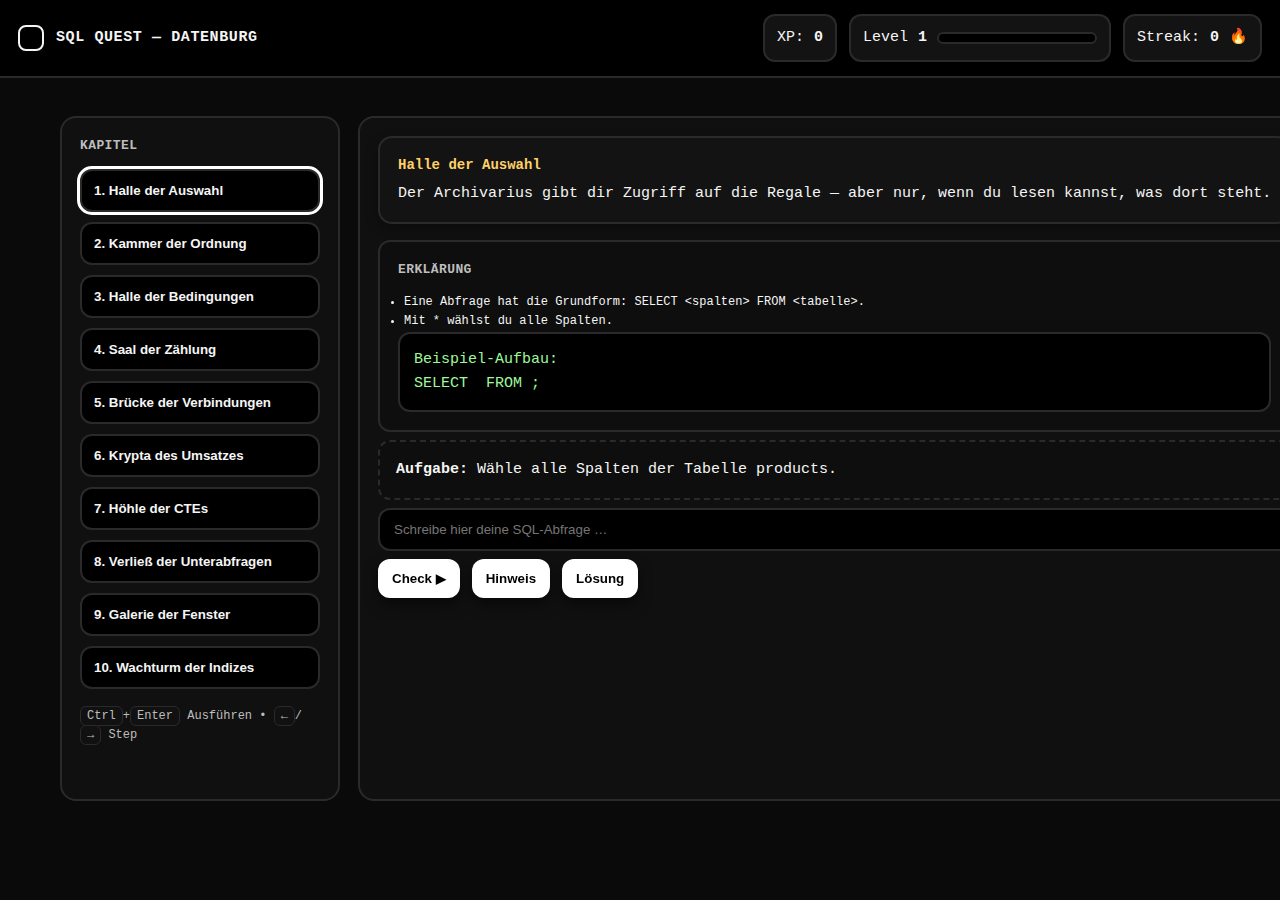
<file: lernsgl.html>
<!DOCTYPE html>
<html lang="de">
<head>
  <meta charset="UTF-8" />
  <meta name="viewport" content="width=device-width, initial-scale=1" />
  <title>SQL Quest — Datenburg Edition</title>
  <style>
    :root{
      --bg:#0a0a0a;--layer:#101010;--card:#131313;--ink:#f5f5f5;--muted:#bdbdbd;--line:#2a2a2a;--accent:#ffffff;--good:#89ff9a;--bad:#ff6b6b;--gold:#ffd166
    }
  *{box-sizing:border-box}
  html,body{height:100%}
  body{margin:0;background:var(--bg);color:var(--ink);font:15px/1.6 ui-monospace,SFMono-Regular,Menlo,Consolas,monospace}

    /* --- Top Bar --- */
  .bar{position:sticky;top:0;z-index:5;display:flex;align-items:center;justify-content:space-between;padding:14px 18px;background:#000;border-bottom:2px solid var(--line)}
  .brand{display:flex;gap:12px;align-items:center}
  .logo{width:26px;height:26px;border:2px solid var(--ink);border-radius:8px}
  .title{letter-spacing:.6px;text-transform:uppercase;font-weight:700}
  .stats{display:flex;gap:12px;align-items:center;flex-wrap:wrap}
  .chip{display:flex;align-items:center;gap:10px;border:2px solid var(--line);background:var(--card);padding:10px 12px;border-radius:12px}
  .lvlbar{position:relative;width:160px;height:12px;border:2px solid var(--line);border-radius:10px;background:#000;overflow:hidden}
  .lvlbar>div{position:absolute;inset:0 0 0 0;transform-origin:left;transform:scaleX(0);background:var(--accent)}

    /* --- Layout --- */
  .layout{display:grid;grid-template-columns:280px 1fr 320px;gap:18px;max-width:1200px;margin:18px auto;padding:20px}
  @media (max-width:1024px){.layout{grid-template-columns:1fr;padding:12px}}

    /* --- Panels --- */
  .panel{background:var(--layer);border:2px solid var(--line);border-radius:16px;padding:18px}
  h2{margin:0 0 12px 0;font-size:13px;letter-spacing:.4px;text-transform:uppercase;color:var(--muted)}
  .nav button{width:100%;text-align:left;background:#000;border:2px solid var(--line);color:var(--ink);padding:12px;border-radius:12px;margin-bottom:10px;cursor:pointer;font-weight:600}
  .nav button.active{outline:3px solid var(--accent)}

    /* --- Story --- */
  .story{background:var(--card);border:2px solid var(--line);border-radius:14px;padding:16px 18px;margin-bottom:16px;box-shadow:0 4px 12px rgba(0,0,0,0.35)}
  .story .chapter{color:var(--gold);font-weight:700;font-size:14px}
  .typewriter{overflow:hidden;white-space:nowrap;animation:tw 2.2s steps(40,end);display:block;margin-top:6px}
    @keyframes tw{from{width:0}to{width:100%}}

    /* --- Lesson --- */
  .lesson{display:grid;gap:14px}
  .teach{background:#0e0e0e;border:2px solid var(--line);border-radius:12px;padding:18px}
  .teach .small{margin:0;padding-left:6px}
  .code{background:#000;color:#9ef99a;border:2px solid var(--line);border-radius:12px;padding:14px;white-space:pre-wrap;font-family:ui-monospace,Menlo,Consolas,monospace}
  .task{background:#0e0e0e;border:2px dashed var(--line);border-radius:12px;padding:16px;margin-top:8px}
  .editor{display:flex;gap:12px;align-items:stretch;margin-top:8px}
  .editor input{flex:1;background:#000;border:2px solid var(--line);color:var(--ink);padding:12px 14px;border-radius:12px;outline:none}
  .btn{background:var(--accent);color:#000;border:none;padding:12px 14px;border-radius:12px;font-weight:800;cursor:pointer;box-shadow:0 6px 14px rgba(0,0,0,0.5)}
  .btn.ghost{background:#000;color:var(--ink);border:2px solid var(--line)}
  .btn:active{transform:translateY(1px)}
  .actions{display:flex;gap:12px;flex-wrap:wrap;margin-top:8px}
  .feedback{min-height:28px;margin-top:6px}

  /* --- Result / Output --- */
  .result{background:#080808;border:2px solid var(--line);border-radius:12px;padding:12px;margin-top:12px}
  .result table{width:100%;border-collapse:collapse;margin-top:6px}
  .result th,.result td{border-bottom:1px solid var(--line);padding:8px;text-align:left;font-family:ui-monospace,Menlo,Consolas,monospace;font-size:13px}
  .result .muted{color:var(--muted);font-size:12px}

    /* --- Schema --- */
    .schema details{border:2px solid var(--line);border-radius:12px;margin-bottom:8px}
    .schema summary{padding:8px;background:#000;cursor:pointer}
    .schema .cols{padding:8px}

    /* --- Animations & FX --- */
    .fadeIn{animation:fade .35s ease both}
    .slideUp{animation:up .35s ease both}
    @keyframes fade{from{opacity:0}to{opacity:1}}
    @keyframes up{from{opacity:0;transform:translateY(6px)}to{opacity:1;transform:none}}
    .toast{position:fixed;right:16px;bottom:16px;background:#000;border:2px solid var(--line);padding:12px 14px;border-radius:12px;display:none}
    .confetti{position:fixed;inset:0;pointer-events:none;overflow:hidden}

    /* --- Micro --- */
    .kbd{border:1px solid var(--line);padding:2px 6px;border-radius:6px;background:#111}
    .muted{color:var(--muted)}
  .small{font-size:12px}
  </style>
</head>
<body>
  <div class="bar">
    <div class="brand">
      <div class="logo"></div>
      <div class="title">SQL Quest — Datenburg</div>
    </div>
    <div class="stats">
      <div class="chip">XP: <strong id="xp">0</strong></div>
      <div class="chip">Level <strong id="lvl">1</strong>
        <div class="lvlbar" title="Fortschritt zum nächsten Level">
          <div id="lvlfill"></div>
        </div>
      </div>
      <div class="chip">Streak: <strong id="streak">0</strong> 🔥</div>
    </div>
  </div>

  <div class="layout">
    <!-- LEFT: Chapters -->
    <aside class="panel">
      <h2>Kapitel</h2>
      <div id="nav" class="nav"></div>
      <div class="small muted" style="margin-top:8px">
        <span class="kbd">Ctrl</span>+<span class="kbd">Enter</span> Ausführen • <span class="kbd">←</span>/<span class="kbd">→</span> Step
      </div>
    </aside>

    <!-- CENTER: Lesson Content -->
    <main class="panel">
      <div id="story" class="story fadeIn">
        <div class="chapter" id="chapterTitle">Prolog</div>
        <div id="storyText" class="typewriter">Willkommen, Rekrut. Vor dir liegt die Datenburg. Beherrsche die Artefakte der SQL-Kunst, um ihre Tore zu öffnen.</div>
      </div>
      <section id="lesson" class="lesson"></section>
  <div class="feedback small muted" id="feedback"></div>
  <div id="result" class="result" style="display:none"></div>
    </main>

    <!-- RIGHT: Schema & Docs -->
    <aside class="panel">
      <h2>Schema</h2>
      <div id="schema" class="schema small"></div>
      <h2>Hinweise</h2>
      <div class="small muted" id="tips">Klicke „Hinweis“, um stufenweise Unterstützung zu erhalten. Zeige die Lösung nur, wenn du festhängst.</div>
    </aside>
  </div>

  <div class="toast" id="toast"></div>
  <div class="confetti" id="confetti"></div>

  <script>
  // ---------- Data & State ----------
  const STORAGE_KEY = 'sqlquest-v2';
  const state = loadState();
  const XP_PER_STEP = 12;
  const LEVEL_STEP = 60; // xp per level

  const schema = {
    customers:["id INTEGER PK","name TEXT","city TEXT"],
    products:["id INTEGER PK","name TEXT","category TEXT","price NUMERIC"],
    orders:["id INTEGER PK","customer_id INTEGER → customers.id","created_at DATE"],
    order_items:["order_id INTEGER → orders.id","product_id INTEGER → products.id","qty INTEGER","price NUMERIC"]
  };

  const chapters = [
    {
      id:'c1', title:'Halle der Auswahl', story:'Der Archivarius gibt dir Zugriff auf die Regale — aber nur, wenn du lesen kannst, was dort steht.',
      steps:[
        sTeach({
          teach:[
            'Eine Abfrage hat die Grundform: <code>SELECT &lt;spalten&gt; FROM &lt;tabelle&gt;</code>.',
            'Mit <code>*</code> wählst du alle Spalten.',
          ],
          example:'SELECT <columns> FROM <table>;',
          task:"Wähle alle Spalten der Tabelle <code>products</code>.",
          answers:[/^SELECT\s+\*\s+FROM\s+products\s*;?$/i],
          hints:['Nutze <code>*</code> für alle Spalten.','Vergiss das <code>FROM</code> nicht.']
        }),
        sTeach({
          teach:[
            'Statt <code>*</code> kannst du einzelne Spalten wählen (Komma-getrennt).'
          ],
          example:'SELECT <spalte1>, <spalte2> FROM <table>;',
          task:'Wähle nur die Spalten <code>name</code> und <code>price</code> aus <code>products</code>.',
          answers:[/^SELECT\s+name\s*,\s*price\s+FROM\s+products\s*;?$/i],
          hints:['Schreibe die Spalten in der SELECT-Liste.','Reihenfolge: name, dann price.']
        }),
        sTeach({
          teach:['Du kannst Ergebnisse begrenzen: <code>LIMIT n</code>.'],
          example:'SELECT <columns> FROM <table> LIMIT <n>;',
          task:'Wähle <code>*</code> aus <code>products</code>, aber nur die ersten <code>2</code> Zeilen.',
          answers:[/^SELECT\s+\*\s+FROM\s+products\s+LIMIT\s+2\s*;?$/i],
          hints:['Hänge <code>LIMIT 2</code> ans Ende.']
        })
      ]
    },
    {
      id:'c2', title:'Kammer der Ordnung', story:'Die Regale sind hoch. Sortiere sie, damit du findest, was du brauchst.',
      steps:[
        sTeach({
          teach:['Sortieren mit <code>ORDER BY spalte ASC|DESC</code>. ASC = aufsteigend.'],
          example:'SELECT <columns> FROM <table> ORDER BY <spalte> ASC;',
          task:'Wähle <code>name</code> aus <code>products</code> und sortiere aufsteigend nach <code>name</code>.',
          answers:[/^SELECT\s+name\s+FROM\s+products\s+ORDER\s+BY\s+name(\s+ASC)?\s*;?$/i],
          hints:['<code>ORDER BY name</code> ans Ende.']
        }),
        sTeach({
          teach:['Mehrere Sortierspalten sind möglich. DESC = absteigend.'],
          example:'ORDER BY <a> DESC, <b> ASC',
          task:'Wähle <code>*</code> aus <code>products</code> und sortiere nach <code>price</code> absteigend.',
          answers:[/^SELECT\s+\*\s+FROM\s+products\s+ORDER\s+BY\s+price\s+DESC\s*;?$/i],
          hints:['Nutze <code>DESC</code>.']
        })
      ]
    },
    {
      id:'c3', title:'Halle der Bedingungen', story:'Nicht alles ist relevant. Lerne zu filtern, Rekrut.',
      steps:[
        sTeach({
          teach:['Filtern mit <code>WHERE</code> und Vergleich: =, &gt;, &lt;, BETWEEN, IN, LIKE.'],
          example:"... WHERE <spalte> = 'Wert'",
          task:"Wähle <code>*</code> aus <code>products</code>, wo <code>category = 'Accessories'</code>.",
          answers:[/^SELECT\s+\*\s+FROM\s+products\s+WHERE\s+category\s*=\s*'Accessories'\s*;?$/i],
          hints:['Setze den Filter nach <code>FROM</code>.','Strings in einfachen Anführungszeichen.']
        }),
        sTeach({
          teach:['Kombiniere Bedingungen mit <code>AND</code>/<code>OR</code>.'],
          example:"... WHERE <a> = 1 AND <b> &gt; 0",
          task:"Wähle <code>*</code> aus <code>products</code> für <code>category='Accessories'</code> und <code>price &gt; 20</code>.",
          answers:[/^SELECT\s+\*\s+FROM\s+products\s+WHERE\s+category\s*=\s*'Accessories'\s+AND\s+price\s*>\s*20\s*;?$/i],
          hints:['AND zwischen die zwei Bedingungen setzen.']
        }),
        sTeach({
          teach:['Nur eindeutige Werte: <code>DISTINCT</code>.'],
          example:'SELECT DISTINCT <spalte> FROM <table>;',
          task:'Gib alle unterschiedlichen <code>category</code>-Werte aus <code>products</code> aus.',
          answers:[/^SELECT\s+DISTINCT\s+category\s+FROM\s+products\s*;?$/i],
          hints:['<code>DISTINCT</code> steht direkt nach SELECT.']
        })
      ]
    },
    {
      id:'c4', title:'Saal der Zählung', story:'Zähle, miss, gruppiere — der Haushofmeister liebt Zahlen.',
      steps:[
        sTeach({
          teach:['Aggregatfunktionen: <code>COUNT</code>, <code>SUM</code>, <code>AVG</code>.'],
          example:'SELECT COUNT(*) FROM <table>;',
          task:'Zähle alle Zeilen in <code>products</code>.',
          answers:[/^SELECT\s+COUNT\(\*\)\s+FROM\s+products\s*;?$/i],
          hints:['Nutze <code>COUNT(*)</code>.']
        }),
        sTeach({
          teach:['Gruppieren mit <code>GROUP BY</code>.'],
          example:'SELECT <spalte>, COUNT(*) FROM <table> GROUP BY <spalte>;',
          task:'Zähle Produkte pro <code>category</code> in <code>products</code>.',
          answers:[/^SELECT\s+category\s*,\s*COUNT\(\*\)\s+FROM\s+products\s+GROUP\s+BY\s+category\s*;?$/i],
          hints:['Die Gruppenspalte muss in SELECT und GROUP BY stehen.']
        }),
        sTeach({
          teach:['Gruppen filtern mit <code>HAVING</code> (nach der Aggregation).'],
          example:'... GROUP BY <x> HAVING COUNT(*) &gt; 1',
          task:'Zeige nur Kategorien mit mehr als 1 Produkt.',
          answers:[/^SELECT\s+category\s*,\s*COUNT\(\*\)\s+FROM\s+products\s+GROUP\s+BY\s+category\s+HAVING\s+COUNT\(\*\)\s*>\s*1\s*;?$/i],
          hints:['<code>HAVING</code> kommt nach <code>GROUP BY</code>.']
        })
      ]
    },
    {
      id:'c5', title:'Brücke der Verbindungen', story:'Über die Brücke verbindest du Tabellen. Tritt sicher, sonst stürzt du.',
      steps:[
        sTeach({
          teach:['Verbinde Tabellen mit <code>JOIN</code> und einer ON-Bedingung.'],
          example:'SELECT ... FROM A JOIN B ON A.key = B.key',
          task:'Wähle <code>c.name</code> und <code>o.id</code> aus <code>customers c</code> und <code>orders o</code> per Join (<code>c.id = o.customer_id</code>).',
          answers:[/^SELECT\s+c\.name\s*,\s*o\.id\s+FROM\s+customers\s+c\s+JOIN\s+orders\s+o\s+ON\s+c\.id\s*=\s*o\.customer_id\s*;?$/i],
          hints:['Nutze Aliasse <code>c</code> und <code>o</code>.','ON-Bedingung verbindet Schlüssel.']
        }),
        sTeach({
          teach:['Linke Verbindungen zeigen auch nicht passende linke Zeilen: <code>LEFT JOIN</code>.'],
          example:'SELECT ... FROM L LEFT JOIN R ON ...',
          task:'Liste alle <code>c.name</code> mit optionaler Bestell-ID (<code>o.id</code>) via <code>LEFT JOIN</code>.',
          answers:[/^SELECT\s+c\.name\s*,\s*o\.id\s+FROM\s+customers\s+c\s+LEFT\s+JOIN\s+orders\s+o\s+ON\s+c\.id\s*=\s*o\.customer_id\s*;?$/i],
          hints:['Ersetze JOIN durch <code>LEFT JOIN</code>.']
        })
      ]
    },
    {
      id:'c6', title:'Krypta des Umsatzes', story:'Beweise deinen Wert: finde den Schatz im Zahlenwerk.',
      steps:[
        sTeach({
          teach:['Aggregiere über mehrere Tabellen.','Multipliziere Menge * Preis und summiere.'],
          example:'SELECT p.name, SUM(oi.qty*oi.price) AS revenue\nFROM order_items oi JOIN products p ON p.id=oi.product_id\nGROUP BY p.name',
          task:'Summiere Umsatz pro Produktname (<code>revenue</code>).',
          answers:[/^SELECT\s+p\.name\s*,\s*SUM\(\s*oi\.qty\s*\*\s*oi\.price\s*\)\s+AS\s+revenue\s+FROM\s+order_items\s+oi\s+JOIN\s+products\s+p\s+ON\s+p\.id\s*=\s*oi\.product_id\s+GROUP\s+BY\s+p\.name\s*;?$/i],
          hints:['JOIN über <code>product_id</code>.','<code>SUM(qty*price)</code> als revenue.']
        })
      ]
    }
  ];

    // --- Erweiterte Kapitel (neu) ---
    chapters.push(
      {
        id:'c7', title:'Höhle der CTEs', story:'Manchmal macht es Sinn, Zwischenergebnisse sauber zu benennen — die CTE (WITH) ist dein Werkzeug dafür.',
        steps:[
          sTeach({
            teach:['Common Table Expressions (CTE) beginnen mit <code>WITH</code>. Sie helfen, komplexe Abfragen zu strukturieren.'],
            example:'WITH temp AS (SELECT ... ) SELECT ... FROM temp;',
            task:'Erstelle eine CTE namens <code>high</code>, die Produkte mit <code>price &gt; 20</code> enthält, und gib dann deren <code>name</code> aus.',
            answers:[/^WITH\s+high\s+AS\s*\(\s*SELECT\s+\*\s+FROM\s+products\s+WHERE\s+price\s*>\s*20\s*\)\s+SELECT\s+name\s+FROM\s+high\s*;?$/i],
            hints:['Beginne mit <code>WITH high AS (SELECT * FROM products WHERE price > 20)</code>.','Danach <code>SELECT name FROM high</code>.']
          })
        ]
      },
      {
        id:'c8', title:'Verließ der Unterabfragen', story:'Unterabfragen erlauben dir, eine Abfrage in einer anderen zu verschachteln — mächtig für Bedingungen und Filter.',
        steps:[
          sTeach({
            teach:['Unterabfragen können im WHERE-Teil stehen oder mit <code>EXISTS</code> geprüft werden.','<code>EXISTS</code> prüft, ob eine Unterabfrage Zeilen liefert.'],
            example:"SELECT * FROM products p WHERE EXISTS (SELECT 1 FROM order_items oi WHERE oi.product_id = p.id)",
            task:'Wähle alle Produkte, für die mindestens ein Eintrag in <code>order_items</code> existiert (nutze <code>EXISTS</code> und Alias <code>p</code>).',
            answers:[/^SELECT\s+\*\s+FROM\s+products\s+p\s+WHERE\s+EXISTS\s*\(\s*SELECT\s+1\s+FROM\s+order_items\s+oi\s+WHERE\s+oi\.product_id\s*=\s*p\.id\s*\)\s*;?$/i],
            hints:['Nutze Alias <code>p</code> für <code>products</code>.','Die Unterabfrage liefert nur eine Existenzprüfung, daher <code>SELECT 1</code> reicht.']
          })
        ]
      },
      {
        id:'c9', title:'Galerie der Fenster', story:'Fensterfunktionen geben dir Einblick in Reihenfolgen und Ränge, ohne Gruppen zu verlieren.',
        steps:[
          sTeach({
            teach:['Fensterfunktionen wie <code>RANK()</code>, <code>ROW_NUMBER()</code> oder <code>SUM(...) OVER (...)</code> berechnen Werte über Zeilengruppen ohne Aggregat-Gruppierung zu zerstören.'],
            example:'SELECT p.name, SUM(oi.qty*oi.price) AS revenue, RANK() OVER (ORDER BY SUM(oi.qty*oi.price) DESC) AS rnk\nFROM order_items oi JOIN products p ON p.id=oi.product_id\nGROUP BY p.name',
            task:'Zeige Produktname, Umsatz (SUM(qty*price) AS revenue) und Rang nach Umsatz (RANK()) – gruppiert nach Produktname.',
            answers:[/^SELECT\s+p\.name\s*,\s*SUM\(\s*oi\.qty\s*\*\s*oi\.price\s*\)\s+AS\s+revenue\s*,\s*RANK\(\)\s+OVER\s*\(\s*ORDER\s+BY\s+SUM\(\s*oi\.qty\s*\*\s*oi\.price\s*\)\s+DESC\s*\)\s+AS\s+rnk\s+FROM\s+order_items\s+oi\s+JOIN\s+products\s+p\s+ON\s+p\.id\s*=\s*oi\.product_id\s+GROUP\s+BY\s+p\.name\s*;?$/i],
            hints:['Fensterfunktionen stehen im SELECT und benutzen <code>OVER(...)</code>.','Die SUM muss sowohl in SELECT als auch in ORDER BY innerhalb des WINDOW-Ausdrucks auftauchen.']
          })
        ]
      },
      {
        id:'c10', title:'Wachturm der Indizes', story:'Indizes beschleunigen Suchen — aber sie kosten Platz. Lerne, wann sie hilfreich sind.',
        steps:[
          sTeach({
            teach:['Ein Index wird mit <code>CREATE INDEX name ON table(column)</code> angelegt.','Indizes sind nützlich für häufige WHERE- oder JOIN-Spalten.'],
            example:'CREATE INDEX idx_products_category ON products(category);',
            task:'Lege einen Index auf <code>products(category)</code> an. Wähle einen aussagekräftigen Indexnamen.',
            answers:[/^CREATE\s+INDEX\s+\w+\s+ON\s+products\s*\(\s*category\s*\)\s*;?$/i],
            hints:['Ein Name wie <code>idx_products_category</code> ist üblich.','Achte auf korrekte Reihenfolge: <code>CREATE INDEX name ON table(column)</code>.']
          })
        ]
      }
    );

  function sTeach({teach, example, task, answers, hints}){return{type:'teach',teach,example,task,answers,hints}}

  // --- Automatisch Challenge-Phasen erzeugen ---
  (function makeChallenges(){
    chapters.forEach(chap=>{
      const newSteps = [];
      chap.steps.forEach(step=>{
        newSteps.push(step);
        const ch = JSON.parse(JSON.stringify(step));
        ch.type = 'challenge';
        // in challenges gibt's keine sofortigen Hinweise und keine sichtbare Lösung
        ch.hints = [];
        ch.noShowSolution = true;
        newSteps.push(ch);
      });
      chap.steps = newSteps;
    });
  })();

  // ---------- DOM Refs ----------
  const $ = s=>document.querySelector(s);
  const navEl = $('#nav');
  const lessonEl = $('#lesson');
  const feedbackEl = $('#feedback');
  const lvlFill = $('#lvlfill');

  // ---------- Init UI ----------
  renderSchema();
  renderNav();
  loadFromState();
  updateStats();

  // ---------- Rendering ----------
  function renderNav(){
    navEl.innerHTML = '';
    chapters.forEach((c,ci)=>{
      const b=document.createElement('button');
      b.textContent = `${ci+1}. ${c.title}`;
      b.onclick=()=>gotoChapter(ci,0);
      if (ci===state.ci) b.classList.add('active');
      navEl.appendChild(b);
    });
  }

  function renderSchema(){
    const s = Object.entries(schema).map(([t,cols])=>`
      <details open>
        <summary>${t}</summary>
        <div class="cols">${cols.map(c=>`• ${c}`).join('<br>')}</div>
      </details>`).join('');
    $('#schema').innerHTML = s;
  }

  function renderStep(){
    const chap = chapters[state.ci];
    const step = chap.steps[state.si];

    $('#chapterTitle').textContent = chap.title;
    $('#storyText').classList.remove('typewriter');
    $('#storyText').offsetWidth; // reflow
    $('#storyText').classList.add('typewriter');
    $('#storyText').textContent = chap.story;

    lessonEl.innerHTML = '';

    const wrap = document.createElement('div');
    wrap.className = 'slideUp';

    // Teach oder Challenge-Anzeige
    if (step.type === 'teach'){
      const teach = document.createElement('div');
      teach.className = 'teach';
      teach.innerHTML = `
        <h2>Erklärung</h2>
        <ul class="small">${(step.teach||[]).map(x=>`<li>${x}</li>`).join('')}</ul>
        <div class="code">Beispiel-Aufbau:\n${step.example||''}</div>`;
      wrap.appendChild(teach);
    } else {
      const notice = document.createElement('div');
      notice.className = 'teach';
      notice.innerHTML = `<h2>Aufgabe — Challenge</h2><div class="small muted">Jetzt ohne ausführliche Erklärung: probiere die Lösung selbstständig. Nutze Hinweise sparsam.</div>`;
      wrap.appendChild(notice);
    }

    // Task
    const task = document.createElement('div');
    task.className = 'task';
    task.innerHTML = `<strong>Aufgabe:</strong> ${step.task}`;

    // Editor
    const editor = document.createElement('div');
    editor.className = 'editor';
    const input = document.createElement('input');
    input.id = 'answer';
    input.placeholder = 'Schreibe hier deine SQL-Abfrage …';
    input.autocomplete = 'off';
    input.spellcheck = false;
    editor.appendChild(input);

  const runBtn = btn('Check ▶', run);
  // Hinweise nur wenn vorhanden
  let hintBtn;
  if (step.hints && step.hints.length){ hintBtn = btn('Hinweis', ()=>showHint(step)); }
  // Lösung nur wenn erlaubt
  let solBtn;
  if (!step.noShowSolution){ solBtn = btn('Lösung', ()=>toggleSolution(step)); }

    const actions = document.createElement('div');
    actions.className = 'actions';
  actions.appendChild(runBtn);
  if (hintBtn) actions.appendChild(hintBtn);
  if (solBtn) actions.appendChild(solBtn);

  wrap.appendChild(task);
    wrap.appendChild(editor);
    wrap.appendChild(actions);

    lessonEl.appendChild(wrap);

    input.focus();
    input.addEventListener('keydown', e=>{
      if ((e.ctrlKey||e.metaKey) && e.key==='Enter') run();
      // Pfeiltasten-Navigation entfernt (verursachte unbeabsichtigtes Kapitel-Wechseln)
    });

    feedback('');
  }

  function btn(label,fn){
    const b=document.createElement('button');
    b.className='btn';
    b.textContent=label;
    b.onclick=fn;return b;
  }

  // ---------- Progress & XP ----------
  function awardXP(){
    state.xp += XP_PER_STEP;
    const now = Date.now();
    const DAY = 86400000;
    state.streak = (now - state.lastHit < DAY) ? (state.streak+1) : 1;
    state.lastHit = now;
    saveState();
    updateStats();
    toast(`+${XP_PER_STEP} XP`);
    confetti();
  }

  function updateStats(){
    $('#xp').textContent = state.xp;
    $('#streak').textContent = state.streak;
    const lvl = 1 + Math.floor(state.xp/LEVEL_STEP);
    $('#lvl').textContent = lvl;
    const prog = (state.xp % LEVEL_STEP)/LEVEL_STEP;
    lvlFill.style.transform = `scaleX(${prog})`;
  }

  function feedback(msg, good=false){
    feedbackEl.innerHTML = msg ? (good?`<span style="color:var(--good)">${msg}</span>`:`<span style="color:var(--bad)">${msg}</span>`) : '';
  }

  function toast(msg){
    const t=$('#toast'); t.textContent=msg; t.style.display='block';
    setTimeout(()=>t.style.display='none',1400);
  }

  function confetti(){
    const box = $('#confetti');
    for(let i=0;i<30;i++){
      const p = document.createElement('div');
      const s = 6+Math.random()*8;
      Object.assign(p.style,{position:'absolute',width:s+'px',height:s+'px',background:'#fff',left:(Math.random()*100)+'%',top:'-10px'});
      box.appendChild(p);
      const dur = 900+Math.random()*800; const x = (Math.random()*200-100);
      p.animate([{transform:'translate(0,0)',opacity:1},{transform:`translate(${x}px,110vh) rotate(360deg)`,opacity:.9}],{duration:dur,easing:'cubic-bezier(.2,.8,.2,1)'}).onfinish=()=>p.remove();
    }
  }

  // ---------- Checking ----------
  function run(){
    const chap = chapters[state.ci];
    const step = chap.steps[state.si];
    const val = ($('#answer')?.value||'').trim();
    if(!val){feedback('Gib zuerst SQL ein.');return}
    const correct = matchAny(val, step.answers);
    if (correct){
      feedback('Richtig! Weiter so.', true);
      awardXP();
    } else {
      feedback('Nicht ganz. Nutze „Hinweis“.');
    }
    // immer Ergebnis anzeigen (theoretische Ausgabe)
    renderResult(step, val, correct);
  }

  function matchAny(val, patterns){
    return patterns.some(rx => new RegExp(rx).test(val));
  }

  function showHint(step){
    const shown = state.hints[hashStep()]||0;
    const idx = Math.min(shown, step.hints.length-1);
    feedback(`Hinweis: ${step.hints[idx]}`);
    state.hints[hashStep()] = Math.min(shown+1, step.hints.length);
    saveState();
  }

  function toggleSolution(step){
    const key = 'sol:' + hashStep();
    const shown = !!state.flags[key];
    if (!shown){
      const sol = step.answers[0].toString().replace(/^\/(.*)\/[a-z]*$/,'$1');
      feedback(`Lösung (eine Variante): <span class="muted">${sol}</span>`, true);
      state.flags[key]=1; saveState();
    } else { feedback(''); state.flags[key]=0; saveState(); }
  }

  // ---------- Result Rendering ----------
  function renderResult(step, val, correct){
    const out = $('#result');
    out.style.display = 'block';
    out.innerHTML = '';
    const title = document.createElement('div');
    title.className = 'muted small';
    title.textContent = correct ? 'Erwartetes Ergebnis (korrekt):' : 'Theoretisches Ergebnis (Vorschau):';
    out.appendChild(title);

    // einfache, rule-based renderer für typische Aufgaben
    const table = document.createElement('table');
    const thead = document.createElement('thead');
    const tbody = document.createElement('tbody');

    // fallbacks: basierend auf current chapter / task text
    const task = step.task || '';
    if (/Wähle alle Spalten der Tabelle products/i.test(task) || /SELECT \*/i.test(val)){
      // beispielhafte products-tabelle
      thead.innerHTML = '<tr><th>id</th><th>name</th><th>category</th><th>price</th></tr>';
      tbody.innerHTML = `
        <tr><td>1</td><td>Widget</td><td>Gadgets</td><td>9.99</td></tr>
        <tr><td>2</td><td>Gizmo</td><td>Accessories</td><td>29.99</td></tr>
        <tr><td>3</td><td>Thingamajig</td><td>Gadgets</td><td>14.50</td></tr>
      `;
    } else if (/Wähle nur die Spalten name und price/i.test(task) || /SELECT\s+name\s*,\s*price/i.test(val)){
      thead.innerHTML = '<tr><th>name</th><th>price</th></tr>';
      tbody.innerHTML = `
        <tr><td>Widget</td><td>9.99</td></tr>
        <tr><td>Gizmo</td><td>29.99</td></tr>
      `;
    } else if (/LIMIT\s*2/i.test(val) || /erste.*2/i.test(task)){
      thead.innerHTML = '<tr><th>id</th><th>name</th><th>price</th></tr>';
      tbody.innerHTML = `
        <tr><td>1</td><td>Widget</td><td>9.99</td></tr>
        <tr><td>2</td><td>Gizmo</td><td>29.99</td></tr>
      `;
    } else if (/ORDER BY\s+price\s+DESC/i.test(val) || /sortiere nach price absteigend/i.test(task)){
      thead.innerHTML = '<tr><th>id</th><th>name</th><th>price</th></tr>';
      tbody.innerHTML = `
        <tr><td>2</td><td>Gizmo</td><td>29.99</td></tr>
        <tr><td>3</td><td>Thingamajig</td><td>14.50</td></tr>
        <tr><td>1</td><td>Widget</td><td>9.99</td></tr>
      `;
    } else if (/COUNT\(\*\)/i.test(val) || /Zähle alle Zeilen in products/i.test(task)){
      thead.innerHTML = '<tr><th>count</th></tr>';
      tbody.innerHTML = '<tr><td>3</td></tr>';
    } else if (/GROUP BY\s+category/i.test(val) || /Produkte pro category/i.test(task)){
      thead.innerHTML = '<tr><th>category</th><th>count</th></tr>';
      tbody.innerHTML = `
        <tr><td>Gadgets</td><td>2</td></tr>
        <tr><td>Accessories</td><td>1</td></tr>
      `;
    } else {
      thead.innerHTML = '<tr><th>Ergebnis</th></tr>';
      tbody.innerHTML = '<tr><td class="muted">(keine Vorschau verfügbar für diese Abfrage)</td></tr>';
    }

    table.appendChild(thead);
    table.appendChild(tbody);
    out.appendChild(table);

    // Weiter-Button
    const nextBtn = document.createElement('button');
    nextBtn.className = 'btn';
    nextBtn.style.marginTop = '10px';
    nextBtn.textContent = 'Weiter ▶';
    nextBtn.onclick = ()=>{ out.style.display='none'; next(); };
    out.appendChild(nextBtn);
  }

  function hashStep(){ return `${state.ci}:${state.si}`; }

  // ---------- Navigation ----------
  function next(){
    const chap = chapters[state.ci];
    if (state.si < chap.steps.length-1){ state.si++; }
    else { if (state.ci < chapters.length-1){ state.ci++; state.si=0; } }
    saveState();
    renderNav();
    renderStep();
  }
  function prev(){
    if (state.si>0){ state.si--; }
    else if (state.ci>0){ state.ci--; state.si = chapters[state.ci].steps.length-1; }
    saveState();
    renderNav();
    renderStep();
  }
  function gotoChapter(ci, si=0){ state.ci=ci; state.si=si; saveState(); renderNav(); renderStep(); }

  document.addEventListener('keydown', e=>{
    if ((e.ctrlKey||e.metaKey) && e.key==='Enter'){ run(); }
    // Pfeiltasten global deaktiviert — Navigation per Buttons/GUI bleibt
  });

  // ---------- Persistence ----------
  function loadState(){
    try{ return JSON.parse(localStorage.getItem(STORAGE_KEY)) || {xp:0,streak:0,lastHit:0,ci:0,si:0,hints:{},flags:{}} }catch{ return {xp:0,streak:0,lastHit:0,ci:0,si:0,hints:{},flags:{}} }
  }
  function saveState(){ localStorage.setItem(STORAGE_KEY, JSON.stringify(state)); }
  function loadFromState(){ renderStep(); }

  </script>
</body>
</html>
</file>
